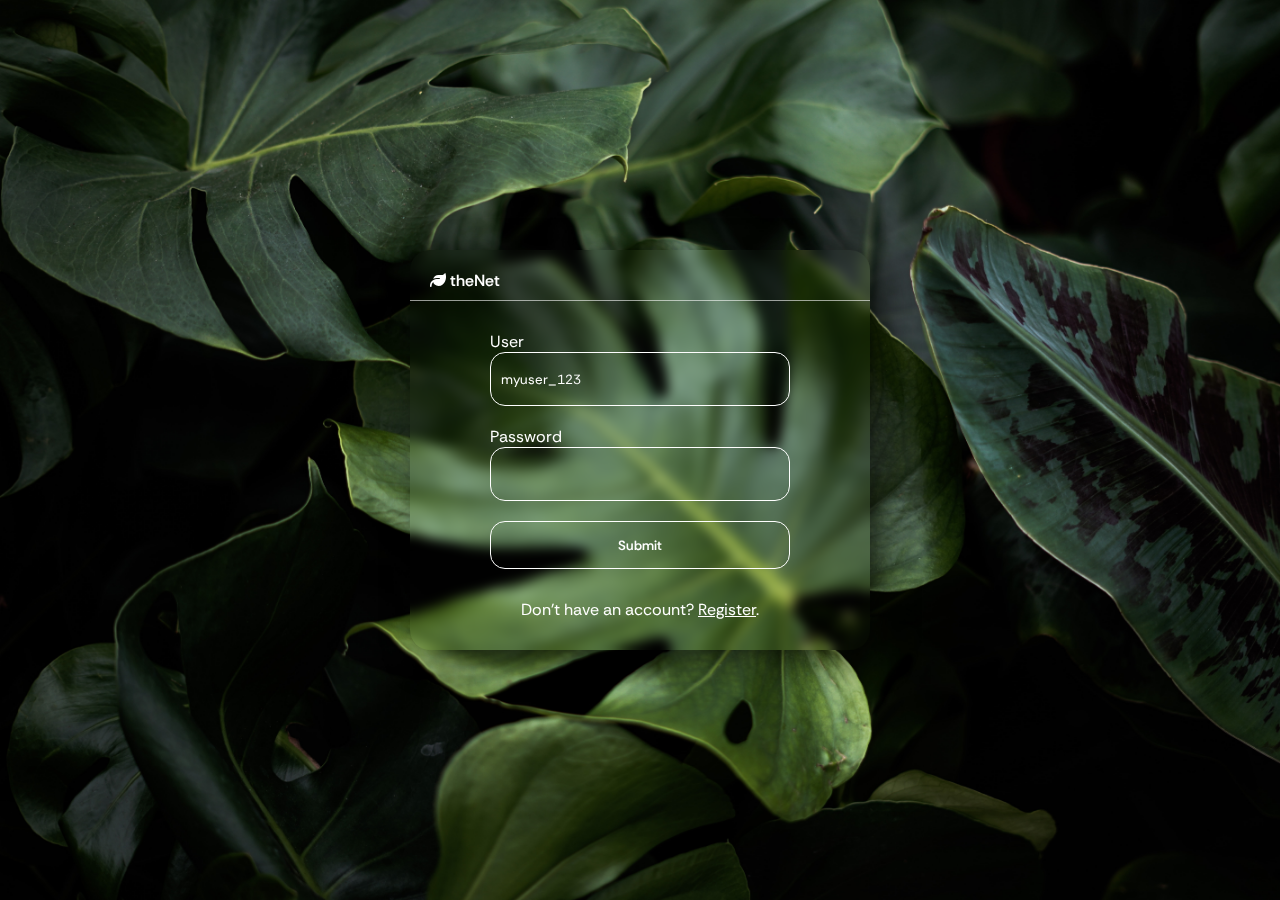
<file: login - copia.html>
<!DOCTYPE html>
<html lang="en">
<head>
    <meta charset="UTF-8">
    <meta name="viewport" content="width=device-width, initial-scale=1.0">
    <link rel="preconnect" href="https://fonts.googleapis.com">
    <link rel="preconnect" href="https://fonts.gstatic.com" crossorigin>
    <link rel="shortcut icon" href="..\Red Social\img\fish-solid.svg">
    <link href="https://fonts.googleapis.com/css2?family=Fira+Sans:wght@300;900&family=Rethink+Sans&display=swap" rel="stylesheet">
    <link rel="stylesheet" href="https://cdnjs.cloudflare.com/ajax/libs/font-awesome/6.4.2/css/all.min.css">
    <link rel="stylesheet" href=css/estilosCopia.css>
    <title>theNet 2</title>
</head>
<body class="center" id="logInBackground">
        <section>
            <div id="logInBanner">
                <div>
                <p><i class="fa-solid fa-leaf"></i> theNet</p>
                </div>
            </div>
            <form action="">
                <label for="">User</label>
                <input type="text" placeholder="myuser_123">
                <label for="">Password</label>
                <input type="password" name="" id="">
                <input type="submit" value="Submit">
                <p>Don't have an account? <a href="">Register</a>.</p>
            </form>
        </section>
</body>
</html>
</file>
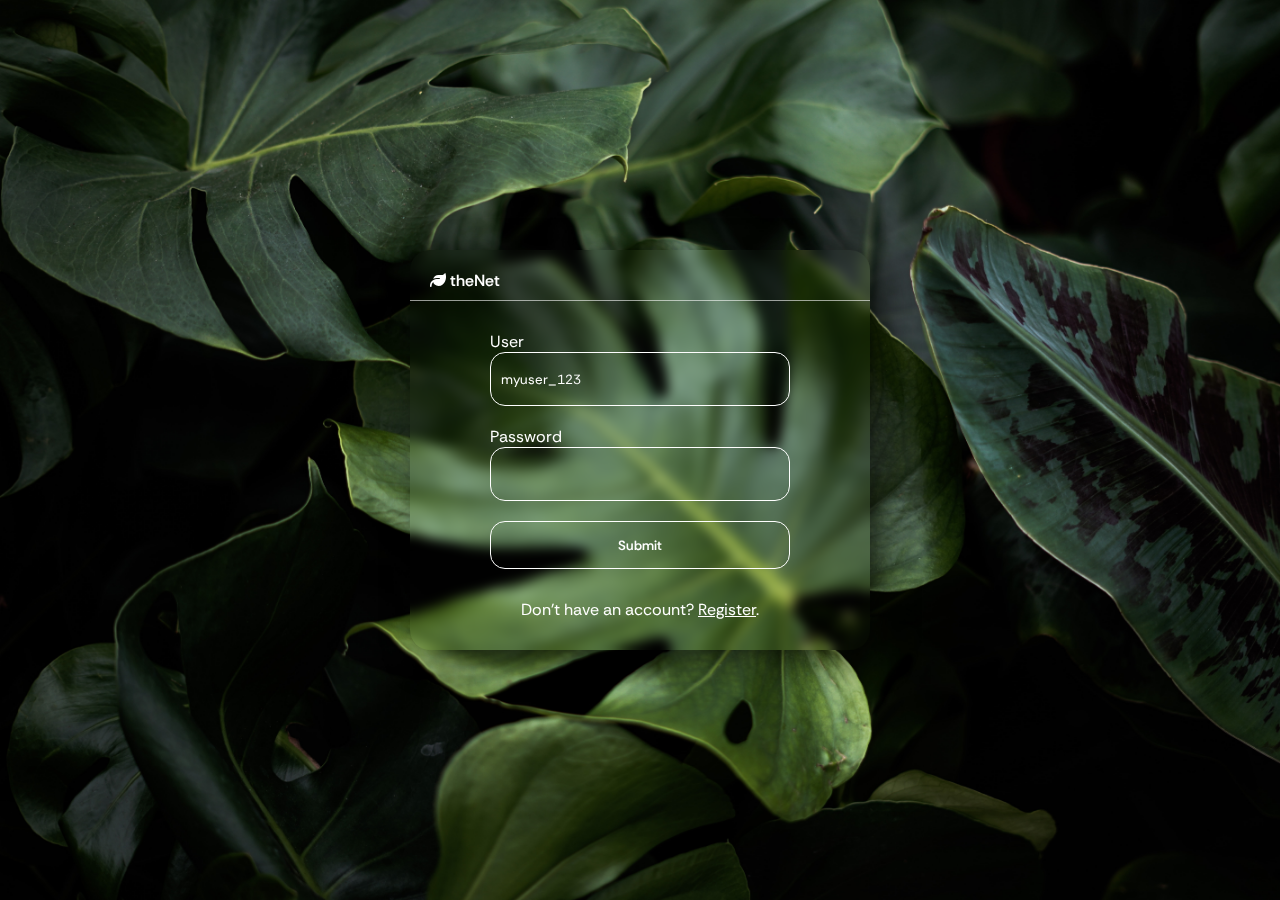
<file: login.html>
<!DOCTYPE html>
<html lang="en">
<head>
    <meta charset="UTF-8">
    <meta name="viewport" content="width=device-width, initial-scale=1.0">
    <link rel="preconnect" href="https://fonts.googleapis.com">
    <link rel="preconnect" href="https://fonts.gstatic.com" crossorigin>
    <link rel="shortcut icon" href="img\leaf-solid.svg">
    <link href="https://fonts.googleapis.com/css2?family=Fira+Sans:wght@300;900&family=Rethink+Sans&display=swap" rel="stylesheet">
    <link rel="stylesheet" href="https://cdnjs.cloudflare.com/ajax/libs/font-awesome/6.4.2/css/all.min.css">
    <link rel="stylesheet" href=css/estilos.css>
    <title>theNet</title>
</head>
<body class="center" id="logInBackground">
        <section>
            <div id="logInBanner">
                <div>
                <p><a href="index.html"><i class="fa-solid fa-leaf"></i> theNet</a></p>
                </div>
            </div>
            <form action="">
                <label for="">User</label>
                <input type="text" placeholder="myuser_123">
                <label for="">Password</label>
                <input type="password" name="" id="">
                <input type="submit" value="Submit">
                <p>Don't have an account? <a href="registre.html">Register</a>.</p>
            </form>
        </section>
</body>
</html>
</file>
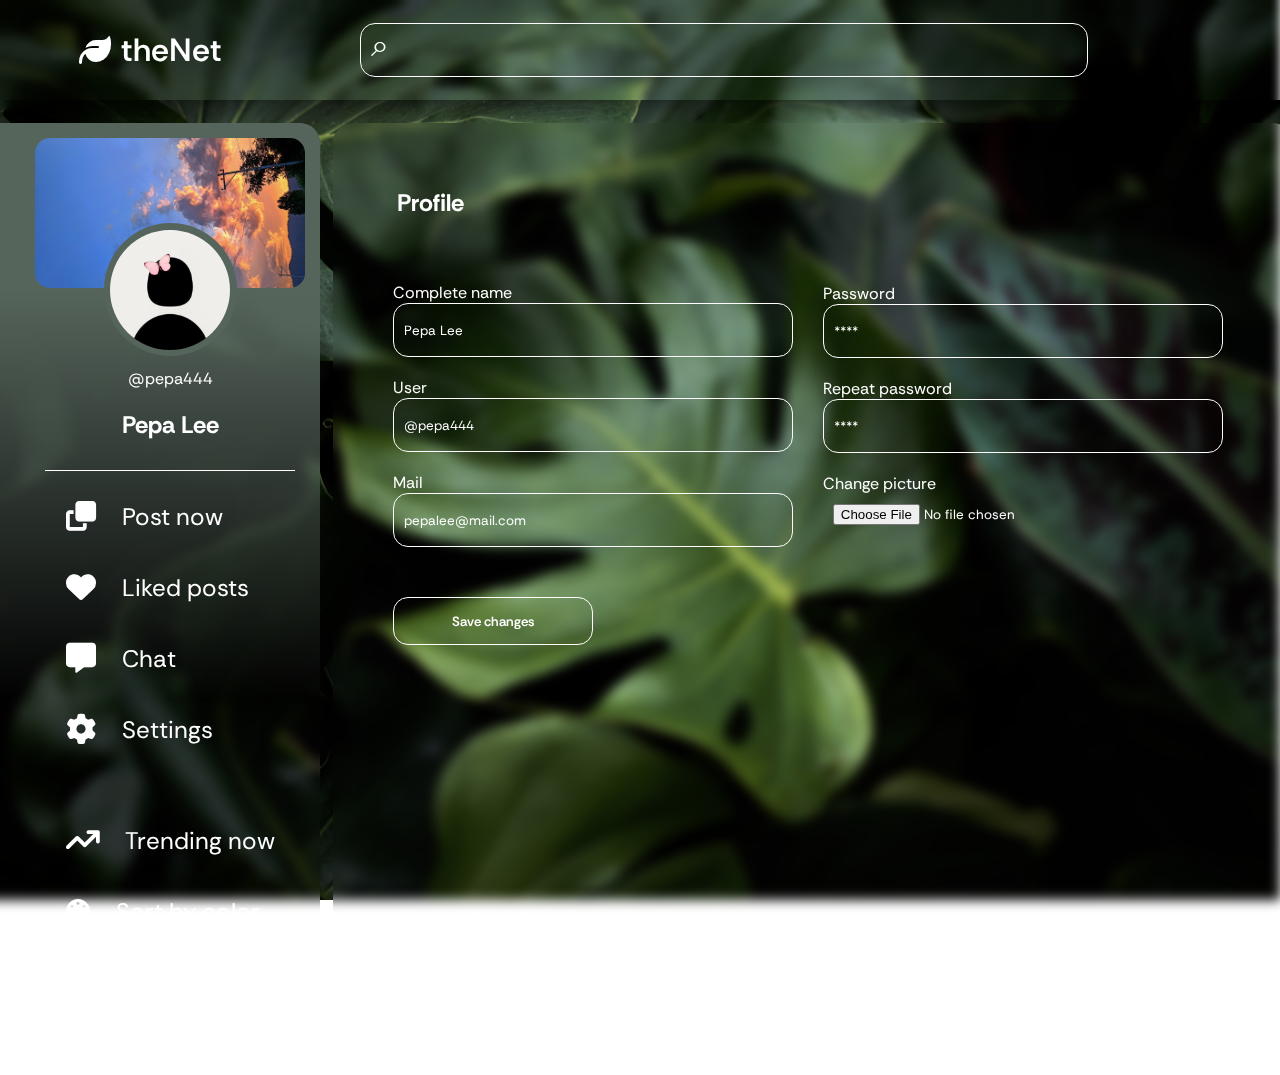
<file: perfil.html>
<!DOCTYPE html>
<html lang="en">
<head>
    <meta charset="UTF-8">
    <meta name="viewport" content="width=device-width, initial-scale=1.0">
    <link rel="preconnect" href="https://fonts.googleapis.com">
    <link rel="preconnect" href="https://fonts.gstatic.com" crossorigin>
    <link rel="shortcut icon" href="img\leaf-solid.svg">
    <link href="https://fonts.googleapis.com/css2?family=Fira+Sans:wght@300;900&family=Rethink+Sans&display=swap" rel="stylesheet">
    <link rel="stylesheet" href="https://cdnjs.cloudflare.com/ajax/libs/font-awesome/6.4.2/css/all.min.css">
    <link rel="stylesheet" href=css/estilos.css>
    <title>theNet</title>
</head>
<body id="inicioBody">
    <section id="inicioSect">
        <header class="profile">
            <h1><i class="fa-solid fa-leaf"></i> theNet</h1>
            <div id="searchBarCont"><input id="searchBar" type="text" placeholder="&#x2315;"></div>
        </header>
        <div class="div2"> 
            <img class="profileBanner" src="img\sky.jpg" alt="">
            <div class="profileBorder"><img class="profile" src="img\profile.jpg" alt=""></div>
            <p id="username">@pepa444</p>
            <p id="name">Pepa Lee</p>
            <nav>
                <menu>
                    <li><a href="newpost.html"><i class="fa-solid fa-clone fa-lg"></i> Post now</a></li>
                    <li><a href="#"><i class="fa-solid fa-heart fa-lg"></i> Liked posts</a></li>
                    <li><a href="#"><i class="fa-solid fa-message fa-lg"></i> Chat</a></li>
                    <li><a href="#"><i class="fa-solid fa-gear fa-lg"></i> Settings</a></li>
                    <li class="extra-margin"><a href="#"><i class="fa-solid fa-arrow-trend-up fa-lg"></i> Trending now</a></li>
                    <li><a href="#"><i class="fa-solid fa-palette"></i></i> Sort by color</a></li>
                </menu>
            </nav>
        </div>
        <div class="profile">
            <h2>Profile</h2>
            <form action="">
                <div>
                    <div>
                        <label for="">Complete name</label>
                        <input pattern="[a-zA-Z'\-]+" minlength="3" maxlength="64" placeholder="Pepa Lee" type="text">
                        <label for="">User</label>
                        <input type="text" placeholder="@pepa444">
                        <label for="">Mail</label>
                        <input type="email" placeholder="pepalee@mail.com">    
                    </div>
                    <div>
                        <label for="">Password</label>
                        <input type="password" placeholder="****" id=""> 
                        <label for="">Repeat password</label>
                        <input type="password" placeholder="****" id=""> 
                        <label for="">Change picture</label>
                        <input type="file">
                    </div>
                </div>
                <input type="submit" value="Save changes">
            </form>
        </div>
        <footer>
            <div class="logo">
                <h1><i class="fa-solid fa-leaf"></i> theNet</h1>
            </div>
            <menu>
                <li><a href="#">Privacy policy</a></li>
                <li><a href="#">Cookies</a></li>
                <li><a href="#">Comunnity guidelines</a></li>
            </menu>
        </footer>
    </section>
</body>
</html>
</file>
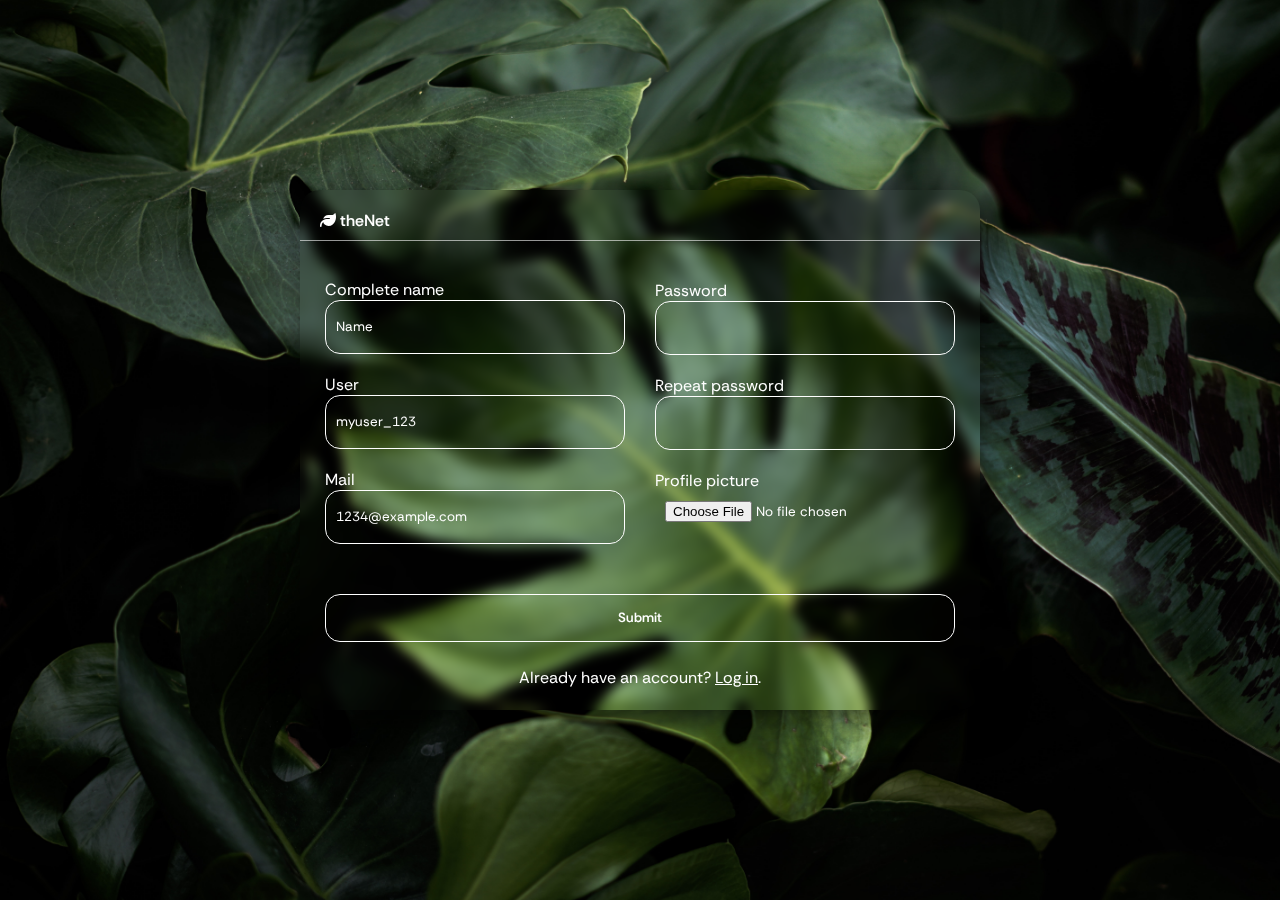
<file: registre.html>
<!DOCTYPE html>
<html lang="en">
<head>
    <meta charset="UTF-8">
    <meta name="viewport" content="width=device-width, initial-scale=1.0">
    <link rel="preconnect" href="https://fonts.googleapis.com">
    <link rel="preconnect" href="https://fonts.gstatic.com" crossorigin>
    <link rel="shortcut icon" href="img\leaf-solid.svg">
    <link href="https://fonts.googleapis.com/css2?family=Fira+Sans:wght@300;900&family=Rethink+Sans&display=swap" rel="stylesheet">
    <link rel="stylesheet" href="https://cdnjs.cloudflare.com/ajax/libs/font-awesome/6.4.2/css/all.min.css">
    <link rel="stylesheet" href=css/estilos.css>
    <title>theNet</title>
</head>
<body class="center" id="regBackground">
        <section>
            <div id="regBanner">
                <div>
                <p><a href="index.html"><i class="fa-solid fa-leaf"></i> theNet</a></p>
                </div>
            </div>
            <form action="">
                <div>
                    <div>
                        <label for="">Complete name</label>
                        <input pattern="[a-zA-Z'\-]+" minlength="3" maxlength="64" placeholder="Name" type="text" required>
                        <label for="">User</label>
                        <input type="text" placeholder="myuser_123" required>
                        <label for="">Mail</label>
                        <input type="email" placeholder="1234@example.com" required>    
                    </div>
                    <div>
                        <label for="">Password</label>
                        <input type="password" name="" id="" required> 
                        <label for="">Repeat password</label>
                        <input type="password" name="" id="" required> 
                        <label for="">Profile picture</label>
                        <input type="file">
                    </div>
                </div>
                <input type="submit" value="Submit">
                <p>Already have an account? <a href="login.html">Log in</a>.</p>
            </form>
        </section>
</body>
</html>
</file>
